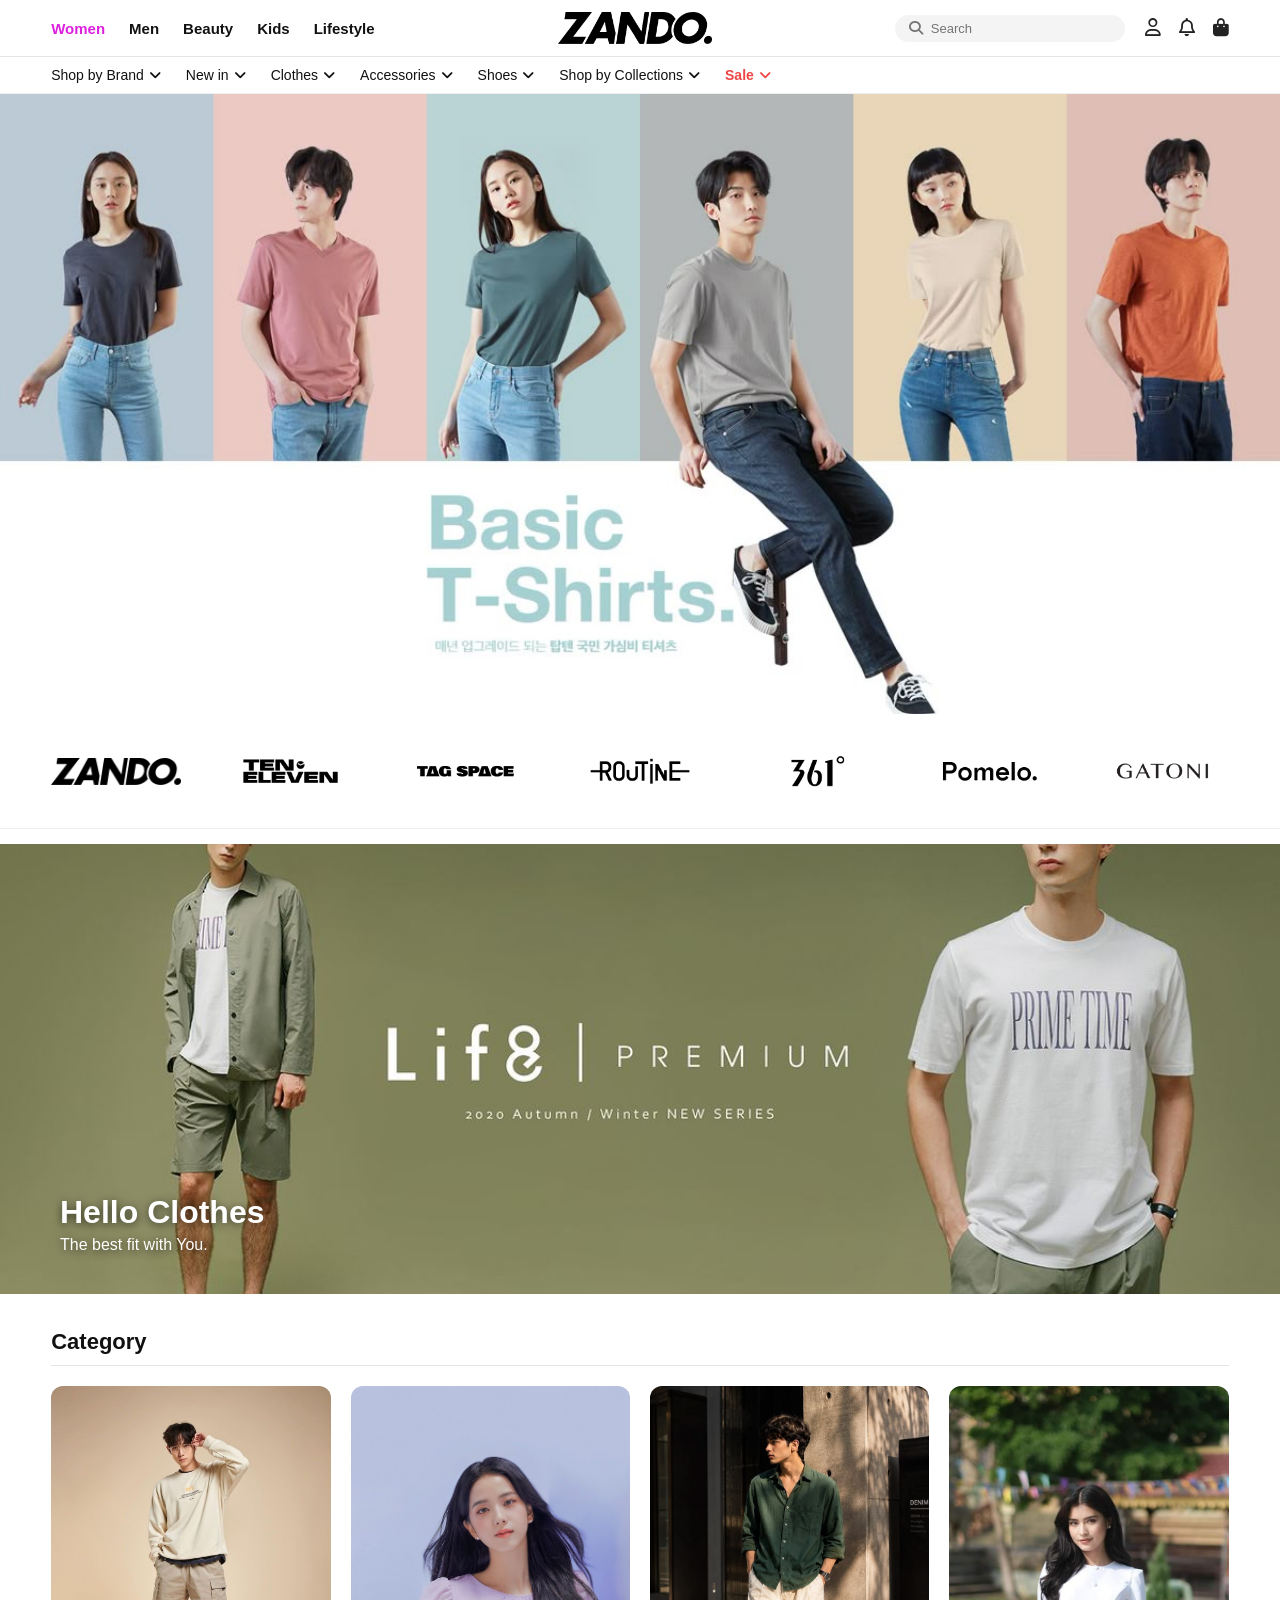
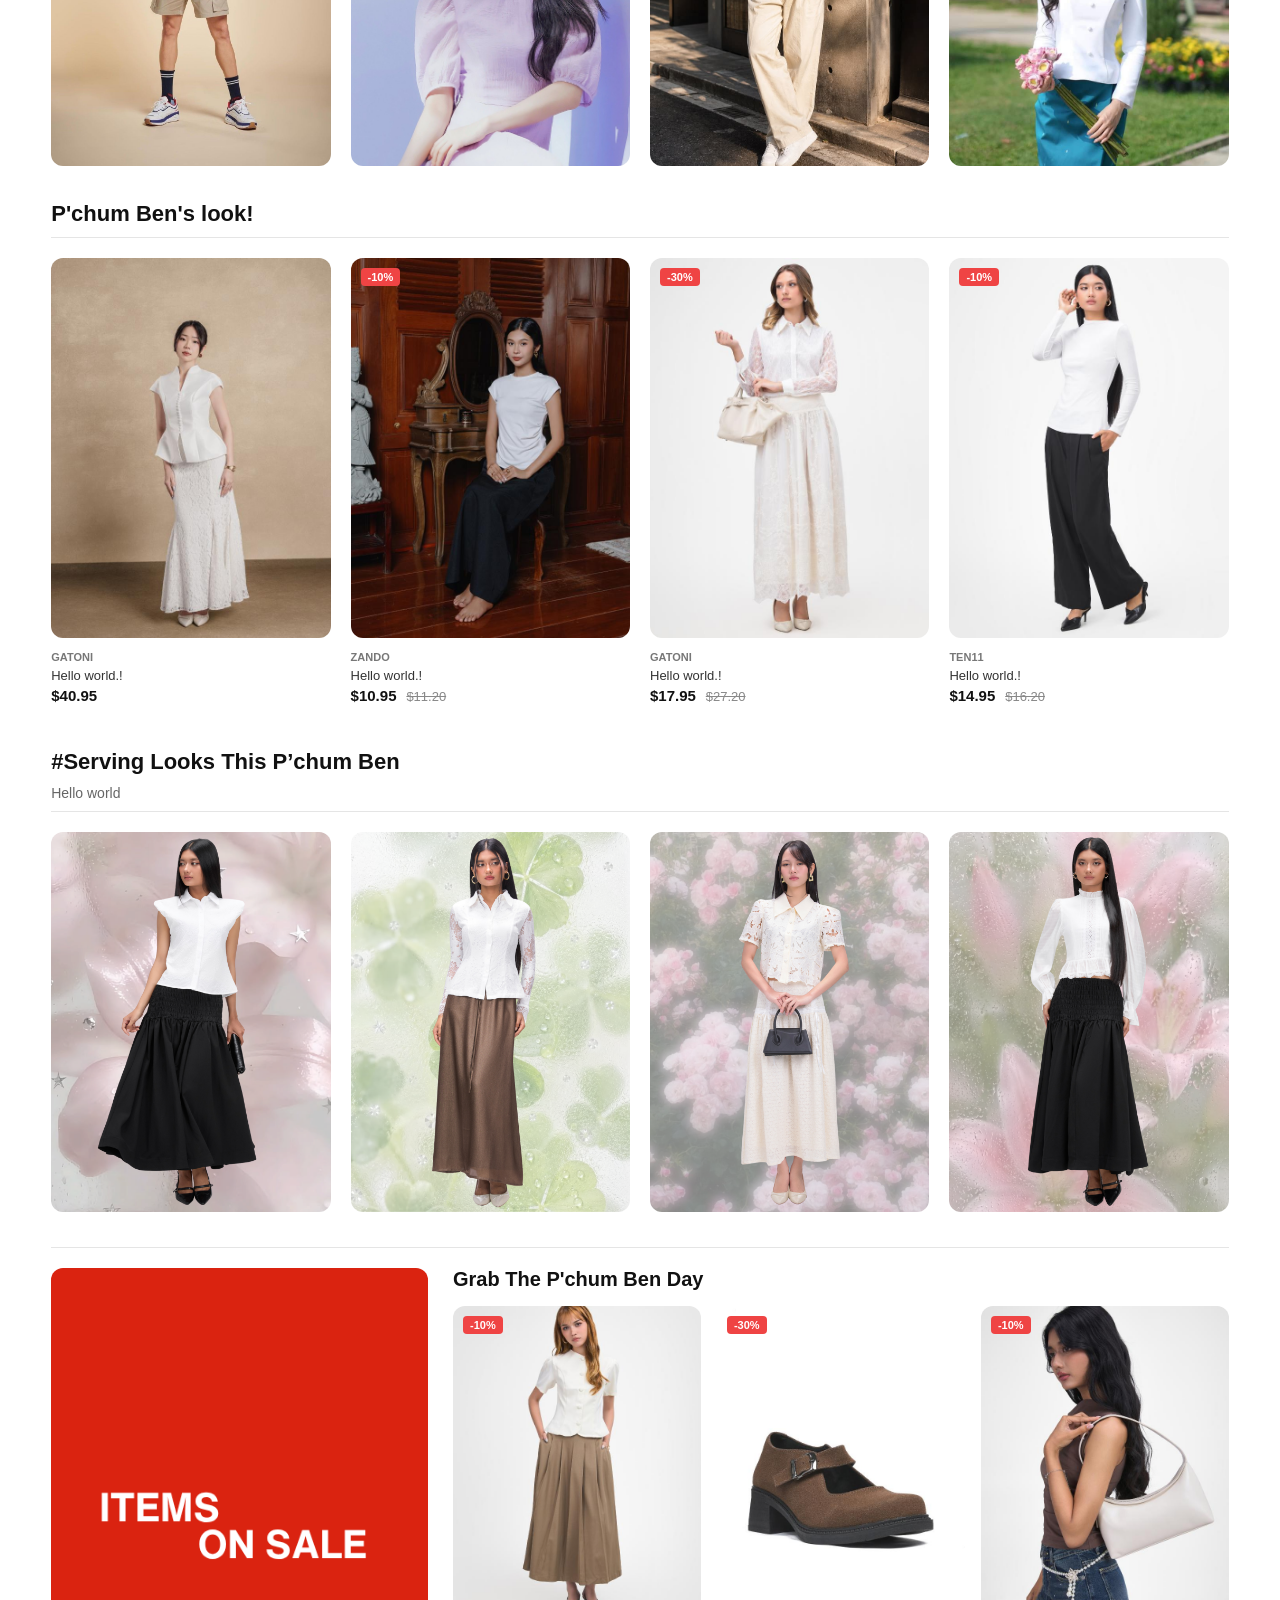
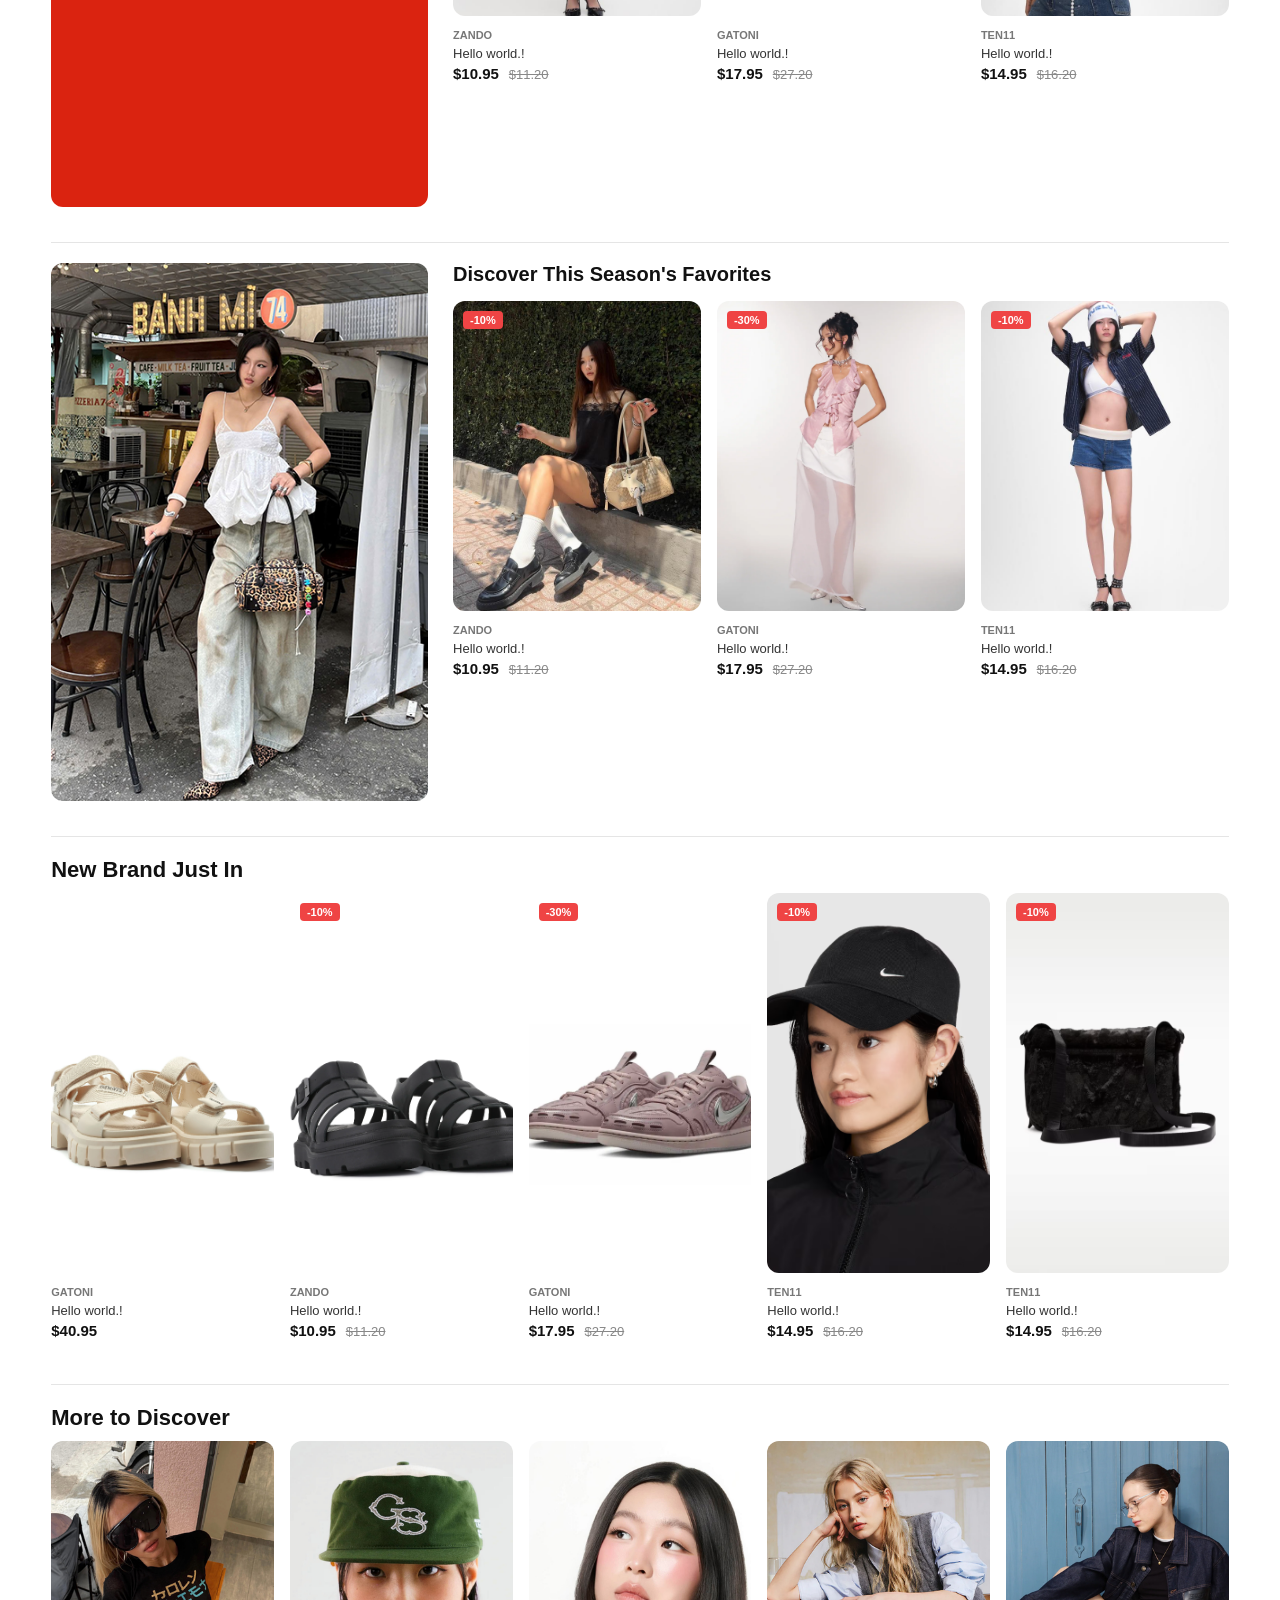
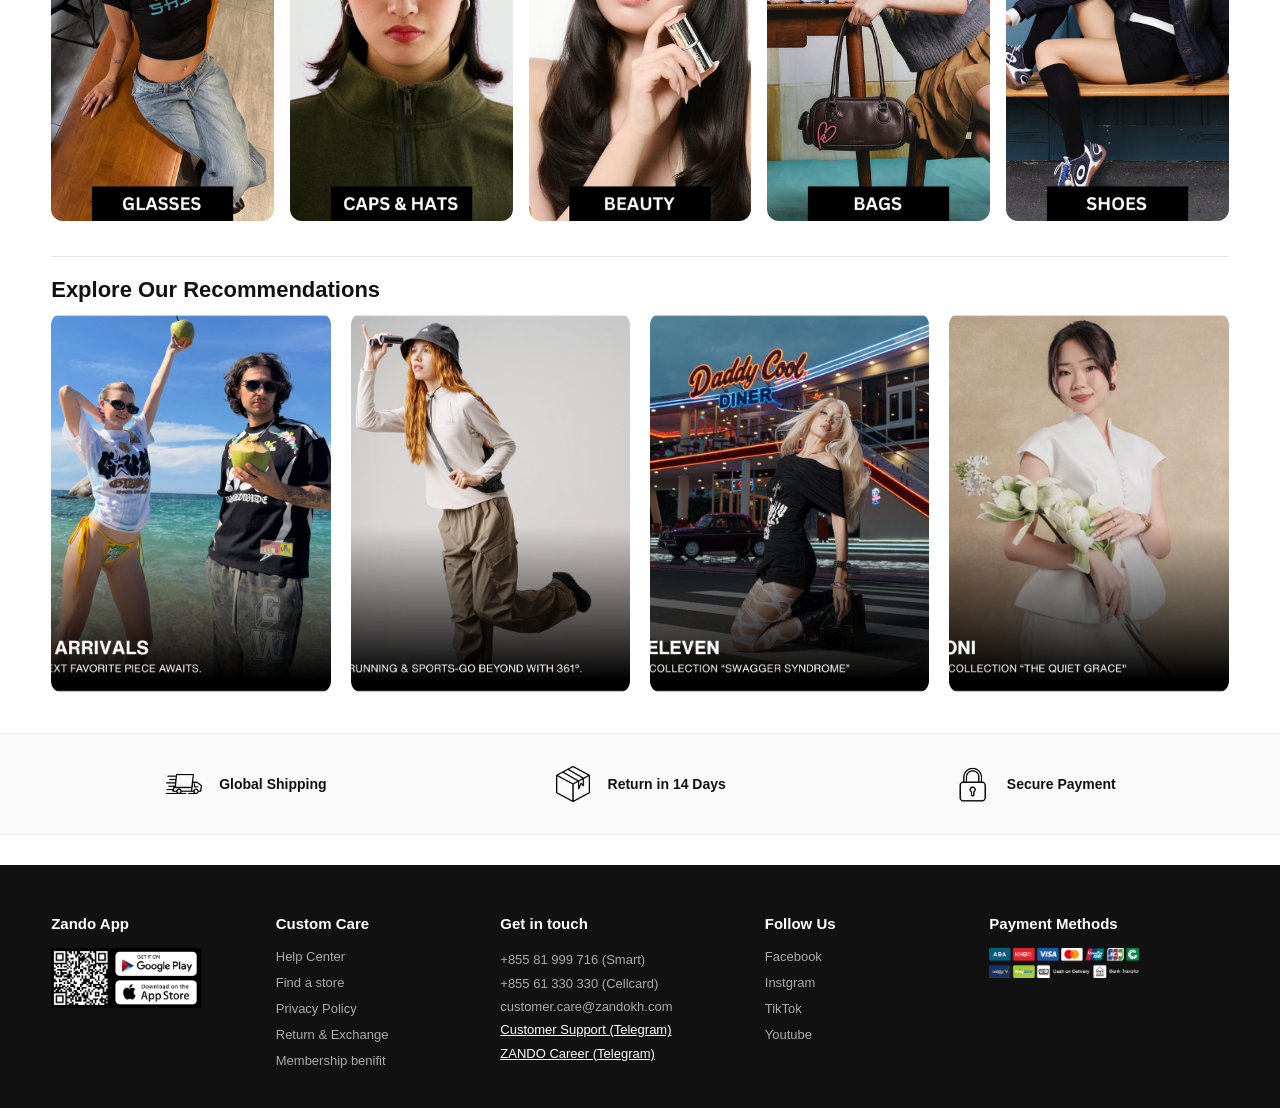
<file: Project-Zando/index.html>
<!doctype html>
<html lang="en">
<head>
    <meta charset="UTF-8" />
    <meta name="viewport" content="width=device-width, initial-scale=1.0" />
    <title>Zando Clone</title>
    <link rel="stylesheet" href="style.css" />
    <link rel="stylesheet" href="https://cdnjs.cloudflare.com/ajax/libs/font-awesome/6.5.2/css/all.min.css" />
</head>
<body>

    <!-- 1. MAIN HEADER -->
    <header class="header-full">
        <div class="header-container">
            <nav class="main-nav">
                <ul>
                    <li><a href="#" class="active">Women</a></li>
                    <li><a href="#">Men</a></li>
                    <li><a href="#">Beauty</a></li>
                    <li><a href="#">Kids</a></li>
                    <li><a href="#">Lifestyle</a></li>
                </ul>
            </nav>

            <div class="logo">
                <a href="#"><img src="./images/Logo/ZANDO-NEW-LOGO-2025.png" alt="Zando Logo" /></a>
            </div>

            <div class="header-right">
                <div class="search-box">
                    <i class="fa-solid fa-magnifying-glass"></i>
                    <input type="text" placeholder="Search" />
                </div>
                <div class="user-actions">
                    <a href="#"><i class="fa-regular fa-user"></i></a>
                    <a href="#"><i class="fa-regular fa-bell"></i></a>
                    <a href="#"><i class="fa-solid fa-bag-shopping"></i></a>
                </div>
            </div>
        </div>
    </header>

    <!-- 2. SUB-MENU NAVIGATION -->
    <nav class="sub-nav-wrapper">
        <div class="sub-nav-container">
            <ul class="sub-nav-links">
                <li><a href="#">Shop by Brand <i class="fa-solid fa-angle-down"></i></a></li>
                <li><a href="#">New in <i class="fa-solid fa-angle-down"></i></a></li>
                <li><a href="#">Clothes <i class="fa-solid fa-angle-down"></i></a></li>
                <li><a href="#">Accessories <i class="fa-solid fa-angle-down"></i></a></li>
                <li><a href="#">Shoes <i class="fa-solid fa-angle-down"></i></a></li>
                <li><a href="#">Shop by Collections <i class="fa-solid fa-angle-down"></i></a></li>
                <li><a href="#" class="sale-tag">Sale <i class="fa-solid fa-angle-down"></i></a></li>
            </ul>
        </div>
    </nav>

    <!-- 3. TOP BANNER -->
    <section class="banner-full">
        <img src="./images/Banner1.jpg" alt="Main Banner" />
    </section>

    <!-- 4. BRANDING LOGO STRIP -->
    <section class="branding-strip">
        <div class="branding-container">
            <img src="./images/Logo/ZANDO-NEW-LOGO-2025.png" alt="Zando" />
            <img src="./images/Logo/newTen11_Web (31).png" alt="Ten11" />
            <img src="./images/Logo/newTagSpace_Web (27).png" alt="Tag Space" />
            <img src="./images/Logo/newRoutine_Web (31).png" alt="Routine" />
            <img src="./images/Logo/new361_Web (29).png" alt="361" />
            <img src="./images/Logo/newPomelo_Web (32).png" alt="Pomelo" />
            <img src="./images/Logo/new Gatoni_Web (29).png" alt="Gatoni" />
        </div>
    </section>

    <!-- 5. SECOND BANNER WITH TEXT OVERLAY -->
    <section class="banner-overlay-section">
        <div class="img">
            <img src="./images/banner2.jpg" alt="Banner-02" />
        </div>
        <div class="text-banner2">
            <h2>Hello Clothes</h2>
            <p>The best fit with You.</p>
        </div>
    </section>

    <!-- 6. SHOP BY CATEGORY (4 Cards) -->
    <section class="section-wrapper">
        <h2 class="section-title">Category</h2>
        <hr class="section-divider" />
        <div class="grid-4-cols">
            <div class="category-card"><img src="./images/Category/image01.jpg" alt="Category 1" /></div>
            <div class="category-card"><img src="./images/Category/image02.jpg" alt="Category 2" /></div>
            <div class="category-card"><img src="./images/Category/image03.jpg" alt="Category 3" /></div>
            <div class="category-card"><img src="./images/Category/image04.jpg" alt="Category 4" /></div>
        </div>
    </section>

    <!-- 7. P'CHUM BEN'S LOOK! (4 Products) -->
    <section class="section-wrapper">
        <h2 class="section-title">P'chum Ben's look!</h2>
        <hr class="section-divider" />
        <div class="grid-4-cols">
            <!-- 01 -->
            <article class="product-card">
                <div class="product-img">
                    <img src="./images/Phcumben/01.jpg" alt="Gatoni" />
                </div>
                <div class="product-info">
                    <span class="brand">GATONI</span>
                    <p class="title">Hello world.!</p>
                    <p class="price"><b>$40.95</b></p>
                </div>
            </article>

            <!-- 02 -->
            <article class="product-card">
                <div class="product-img">
                    <img src="./images/Phcumben/02.jpg" alt="Zando" />
                    <span class="badge-discount">-10%</span>
                </div>
                <div class="product-info">
                    <span class="brand">Zando</span>
                    <p class="title">Hello world.!</p>
                    <p class="price"><b>$10.95</b> <del>$11.20</del></p>
                </div>
            </article>

            <!-- 03 -->
            <article class="product-card">
                <div class="product-img">
                    <img src="./images/Phcumben/03.jpg" alt="Gatoni" />
                    <span class="badge-discount">-30%</span>
                </div>
                <div class="product-info">
                    <span class="brand">GATONI</span>
                    <p class="title">Hello world.!</p>
                    <p class="price"><b>$17.95</b> <del>$27.20</del></p>
                </div>
            </article>

            <!-- 04 -->
            <article class="product-card">
                <div class="product-img">
                    <img src="./images/Phcumben/04.jpg" alt="Ten11" />
                    <span class="badge-discount">-10%</span>
                </div>
                <div class="product-info">
                    <span class="brand">TEN11</span>
                    <p class="title">Hello world.!</p>
                    <p class="price"><b>$14.95</b> <del>$16.20</del></p>
                </div>
            </article>
        </div>
    </section>

    <!-- 8. #SERVING LOOKS THIS P’CHUM BEN (4 Cards) -->
    <section class="section-wrapper">
        <h2 class="section-title">#Serving Looks This P’chum Ben</h2>
        <p class="section-subtext">Hello world</p>
        <hr class="section-divider" />
        <div class="grid-4-cols">
            <div class="category-card"><img src="./images/Phcumben/06.png" alt="Look 1" /></div>
            <div class="category-card"><img src="./images/Phcumben/07.png" alt="Look 2" /></div>
            <div class="category-card"><img src="./images/Phcumben/08.png" alt="Look 3" /></div>
            <div class="category-card"><img src="./images/Phcumben/09.png" alt="Look 4" /></div>
        </div>
    </section>

    <!-- 9. GRAB THE P’CHUM BEN DAY (Split Poster + 3 Products) -->
    <section class="section-wrapper">
        <hr class="section-divider" />
        <div class="promo-split-layout">
            <!-- Poster ខាងឆ្វេង (10.png) -->
            <div class="promo-poster">
                <img src="./images/Phcumben/10.png" alt="Promo Day" />
            </div>

            <div class="promo-content">
                <h2 class="section-title-inline">Grab The P'chum Ben Day</h2>
                <div class="grid-3-cols">
                    <!-- 11 -->
                    <article class="product-card">
                        <div class="product-img">
                            <img src="./images/Phcumben/11.jpg" alt="Zando" />
                            <span class="badge-discount">-10%</span>
                        </div>
                        <div class="product-info">
                            <span class="brand">Zando</span>
                            <p class="title">Hello world.!</p>
                            <p class="price"><b>$10.95</b> <del>$11.20</del></p>
                        </div>
                    </article>

                    <!-- 12 -->
                    <article class="product-card">
                        <div class="product-img">
                            <img src="./images/Phcumben/12.jpg" alt="Gatoni" />
                            <span class="badge-discount">-30%</span>
                        </div>
                        <div class="product-info">
                            <span class="brand">GATONI</span>
                            <p class="title">Hello world.!</p>
                            <p class="price"><b>$17.95</b> <del>$27.20</del></p>
                        </div>
                    </article>

                    <!-- 13 -->
                    <article class="product-card">
                        <div class="product-img">
                            <img src="./images/Phcumben/13.jpg" alt="Ten11" />
                            <span class="badge-discount">-10%</span>
                        </div>
                        <div class="product-info">
                            <span class="brand">TEN11</span>
                            <p class="title">Hello world.!</p>
                            <p class="price"><b>$14.95</b> <del>$16.20</del></p>
                        </div>
                    </article>
                </div>
            </div>
        </div>
    </section>

    <!-- 10. DISCOVER THIS SEASON'S FAVORITES (Split Poster + 3 Products) -->
    <section class="section-wrapper">
        <hr class="section-divider" />
        <div class="promo-split-layout">
            <div class="promo-poster">
                <img src="./images/Phcumben/15.jpg" alt="Favorites" />
            </div>

            <div class="promo-content">
                <h2 class="section-title-inline">Discover This Season's Favorites</h2>
                <div class="grid-3-cols">
                    <!-- 16 -->
                    <article class="product-card">
                        <div class="product-img">
                            <img src="./images/Phcumben/16.jpg" alt="Zando" />
                            <span class="badge-discount">-10%</span>
                        </div>
                        <div class="product-info">
                            <span class="brand">Zando</span>
                            <p class="title">Hello world.!</p>
                            <p class="price"><b>$10.95</b> <del>$11.20</del></p>
                        </div>
                    </article>

                    <!-- 17 -->
                    <article class="product-card">
                        <div class="product-img">
                            <img src="./images/Phcumben/17.png" alt="Gatoni" />
                            <span class="badge-discount">-30%</span>
                        </div>
                        <div class="product-info">
                            <span class="brand">GATONI</span>
                            <p class="title">Hello world.!</p>
                            <p class="price"><b>$17.95</b> <del>$27.20</del></p>
                        </div>
                    </article>

                    <!-- 18 -->
                    <article class="product-card">
                        <div class="product-img">
                            <img src="./images/Phcumben/18.jpg" alt="Ten11" />
                            <span class="badge-discount">-10%</span>
                        </div>
                        <div class="product-info">
                            <span class="brand">TEN11</span>
                            <p class="title">Hello world.!</p>
                            <p class="price"><b>$14.95</b> <del>$16.20</del></p>
                        </div>
                    </article>
                </div>
            </div>
        </div>
    </section>

    <!-- 11. NEW BRAND JUST IN (5 Products) -->
    <section class="section-wrapper">
        <hr class="section-divider" />
        <h2 class="section-title">New Brand Just In</h2>
        <div class="grid-5-cols">
            <!-- 20 -->
            <article class="product-card">
                <div class="product-img"><img src="./images/Phcumben/20.png" alt="Gatoni" /></div>
                <div class="product-info">
                    <span class="brand">GATONI</span>
                    <p class="title">Hello world.!</p>
                    <p class="price"><b>$40.95</b></p>
                </div>
            </article>

            <!-- 21 -->
            <article class="product-card">
                <div class="product-img">
                    <img src="./images/Phcumben/21.png" alt="Zando" />
                    <span class="badge-discount">-10%</span>
                </div>
                <div class="product-info">
                    <span class="brand">Zando</span>
                    <p class="title">Hello world.!</p>
                    <p class="price"><b>$10.95</b> <del>$11.20</del></p>
                </div>
            </article>

            <!-- 22 -->
            <article class="product-card">
                <div class="product-img">
                    <img src="./images/Phcumben/22.png" alt="Gatoni" />
                    <span class="badge-discount">-30%</span>
                </div>
                <div class="product-info">
                    <span class="brand">GATONI</span>
                    <p class="title">Hello world.!</p>
                    <p class="price"><b>$17.95</b> <del>$27.20</del></p>
                </div>
            </article>

            <!-- 23 -->
            <article class="product-card">
                <div class="product-img">
                    <img src="./images/Phcumben/23.png" alt="Ten11" />
                    <span class="badge-discount">-10%</span>
                </div>
                <div class="product-info">
                    <span class="brand">TEN11</span>
                    <p class="title">Hello world.!</p>
                    <p class="price"><b>$14.95</b> <del>$16.20</del></p>
                </div>
            </article>

            <!-- 24 -->
            <article class="product-card">
                <div class="product-img">
                    <img src="./images/Phcumben/24.png" alt="Ten11" />
                    <span class="badge-discount">-10%</span>
                </div>
                <div class="product-info">
                    <span class="brand">TEN11</span>
                    <p class="title">Hello world.!</p>
                    <p class="price"><b>$14.95</b> <del>$16.20</del></p>
                </div>
            </article>
        </div>
    </section>

    <!-- 12. MORE TO DISCOVER (5 Image Cards) -->
    <section class="section-wrapper">
        <hr class="section-divider" />
        <h2 class="section-title">More to Discover</h2>
        <div class="grid-5-cols">
            <div class="category-card"><img src="./images/Phcumben/25.png" alt="Discover 25" /></div>
            <div class="category-card"><img src="./images/Phcumben/26.png" alt="Discover 26" /></div>
            <div class="category-card"><img src="./images/Phcumben/27.png" alt="Discover 27" /></div>
            <div class="category-card"><img src="./images/Phcumben/28.png" alt="Discover 28" /></div>
            <div class="category-card"><img src="./images/Phcumben/29.png" alt="Discover 29" /></div>
        </div>
    </section>

    <!-- 13. EXPLORE OUR RECOMMENDATIONS (4 Image Cards) -->
    <section class="section-wrapper">
        <hr class="section-divider" />
        <h2 class="section-title">Explore Our Recommendations</h2>
        <div class="grid-4-cols">
            <div class="category-card"><img src="./images/Phcumben/30.png" alt="Recommendation 30" /></div>
            <div class="category-card"><img src="./images/Phcumben/31.png" alt="Recommendation 31" /></div>
            <div class="category-card"><img src="./images/Phcumben/32.png" alt="Recommendation 32" /></div>
            <div class="category-card"><img src="./images/Phcumben/33.png" alt="Recommendation 33" /></div>
        </div>
    </section>

    <!-- 14. DELIVERY ICONS -->
    <section class="delivery-strip">
        <div class="delivery-container">
            <div class="delivery-item">
                <img src="./images/delivery-icon/shipping.png" alt="Shipping" />
                <h3>Global Shipping</h3>
            </div>
            <div class="delivery-item">
                <img src="./images/delivery-icon/return.png" alt="Return" />
                <h3>Return in <b>14 Days</b></h3>
            </div>
            <div class="delivery-item">
                <img src="./images/delivery-icon/secure-payment.png" alt="Payment" />
                <h3>Secure Payment</h3>
            </div>
        </div>
    </section>

    <!-- 15. FOOTER -->
    <footer class="footer-full">
        <div class="footer-container">
            <div class="footer-col">
                <h4>Zando App</h4>
                <img src="./images/footer/app-store.png" class="badge-app" alt="App Store" />
            </div>

            <div class="footer-col">
                <h4>Custom Care</h4>
                <ul class="footer-links">
                    <li><a href="#">Help Center</a></li>
                    <li><a href="#">Find a store</a></li>
                    <li><a href="#">Privacy Policy</a></li>
                    <li><a href="#">Return & Exchange</a></li>
                    <li><a href="#">Membership benifit</a></li>
                </ul>
            </div>

            <div class="footer-col">
                <h4>Get in touch</h4>
                <p>+855 81 999 716 (Smart)</p>
                <p>+855 61 330 330 (Cellcard)</p>
                <p>customer.care@zandokh.com</p>
                <p><a href="#">Customer Support (Telegram)</a></p>
                <p><a href="#">ZANDO Career (Telegram)</a></p>
            </div>

            <div class="footer-col">
                <h4>Follow Us</h4>
                <ul class="footer-links">
                    <li><a href="#">Facebook</a></li>
                    <li><a href="#">Instgram</a></li>
                    <li><a href="#">TikTok</a></li>
                    <li><a href="#">Youtube</a></li>
                </ul>
            </div>

            <div class="footer-col">
                <h4>Payment Methods</h4>
                <img src="./images/footer/we-accept-payment–for-web-footer-zando–3.png" class="badge-payment" alt="Payment Methods" />
            </div>
        </div>
    </footer>

</body>
</html>
</file>
<file: Project-Zando/style.css>
/* ===================================================
   1. GLOBAL RESET
=================================================== */
* {
    margin: 0;
    padding: 0;
    box-sizing: border-box;
}

body {
    font-family: Arial, Helvetica, sans-serif;
    font-size: 14px;
    color: #111111;
    background-color: #ffffff;
}

img {
    max-width: 100%;
    display: block;
}

a {
    text-decoration: none;
    color: inherit;
}

/* ===================================================
   2. HEADER & SUB-MENU
=================================================== */
.header-full {
    width: 100%;
    background-color: #ffffff;
    border-bottom: 1px solid #e5e5e5;
    position: sticky;
    top: 0;
    z-index: 1000;
}

.header-container {
    width: 92%;
    max-width: 1440px;
    margin: 0 auto;
    display: flex;
    justify-content: space-between;
    align-items: center;
    padding: 12px 0;
}

.main-nav ul {
    display: flex;
    align-items: center;
    gap: 24px;
    list-style: none;
}

.main-nav ul li a {
    font-size: 15px;
    font-weight: 600;
    color: #111;
    transition: color 0.2s ease;
}

.main-nav ul li a:hover,
.main-nav ul li a.active {
    color: #dd20e0;
}

.logo img {
    height: 32px;
    width: auto;
}

.header-right {
    display: flex;
    align-items: center;
    gap: 20px;
}

.search-box {
    display: flex;
    align-items: center;
    background-color: #f4f4f4;
    padding: 6px 14px;
    border-radius: 20px;
}

.search-box i {
    color: #777;
    margin-right: 8px;
}

.search-box input {
    border: none;
    background: transparent;
    outline: none;
    font-size: 13px;
    width: 180px;
}

.user-actions {
    display: flex;
    align-items: center;
    gap: 18px;
}

.user-actions a {
    font-size: 18px;
    color: #222;
}

/* Sub-Menu */
.sub-nav-wrapper {
    width: 100%;
    border-bottom: 1px solid #f0f0f0;
    background-color: #ffffff;
}

.sub-nav-container {
    width: 92%;
    max-width: 1440px;
    margin: 0 auto;
}

.sub-nav-links {
    display: flex;
    align-items: center;
    gap: 25px;
    list-style: none;
    padding: 10px 0;
}

.sub-nav-links li a {
    font-size: 14px;
    color: #111;
    display: flex;
    align-items: center;
    gap: 5px;
}

.sub-nav-links li a:hover {
    color: #dd20e0;
}

.sub-nav-links li a.sale-tag {
    color: #ef4444;
    font-weight: bold;
}

/* ===================================================
   3. BANNERS & BRANDING
=================================================== */
.banner-full img {
    width: 100%;
    height: auto;
}

.branding-strip {
    background-color: #ffffff;
    padding: 25px 0;
    border-bottom: 1px solid #eeeeee;
}

.branding-container {
    width: 92%;
    max-width: 1440px;
    margin: 0 auto;
    display: flex;
    justify-content: space-between;
    align-items: center;
    flex-wrap: wrap;
    gap: 15px;
}

.branding-container img {
    width: 11%;
    min-width: 90px;
    object-fit: contain;
}

/* Banner 2 With Overlay */
.banner-overlay-section {
    position: relative;
    width: 100%;
    margin-top: 15px;
}

.banner-overlay-section .img img {
    width: 100%;
    height: 450px;
    object-fit: cover;
}

.text-banner2 {
    position: absolute;
    bottom: 40px;
    left: 60px;
    color: #ffffff;
    text-shadow: 0 2px 8px rgba(0, 0, 0, 0.6);
}

.text-banner2 h2 {
    font-size: 32px;
}

.text-banner2 p {
    font-size: 16px;
    margin-top: 5px;
}

/* ===================================================
   4. COMMON SECTION LAYOUTS & HEADERS
=================================================== */
.section-wrapper {
    width: 92%;
    max-width: 1440px;
    margin: 35px auto;
}

.section-title {
    font-size: 22px;
    font-weight: 700;
    margin-bottom: 10px;
}

.section-subtext {
    color: #666;
    margin-bottom: 10px;
}

.section-divider {
    border: none;
    border-top: 1px solid #e5e5e5;
    margin-bottom: 20px;
}

/* ===================================================
   5. CSS GRIDS (4 Cols, 5 Cols, 3 Cols)
=================================================== */

/* ៤ ជួរស្មើគ្នា (Category, P'chum Ben, Recommendations) */
.grid-4-cols {
    display: grid;
    grid-template-columns: repeat(4, 1fr);
    gap: 20px;
}

/* ៥ ជួរស្មើគ្នា (New Brand Just In, More to Discover) */
.grid-5-cols {
    display: grid;
    grid-template-columns: repeat(5, 1fr);
    gap: 16px;
}

/* ៣ ជួរស្មើគ្នា (ខាងស្តាំ Promo Poster) */
.grid-3-cols {
    display: grid;
    grid-template-columns: repeat(3, 1fr);
    gap: 16px;
}

/* Category & Discover Picture Cards */
.category-card {
    border-radius: 12px;
    overflow: hidden;
    height: 380px;
    cursor: pointer;
}

.category-card img {
    width: 100%;
    height: 100%;
    object-fit: cover;
    transition: transform 0.3s ease;
}

.category-card:hover img {
    transform: scale(1.03);
}

/* ===================================================
   6. PRODUCT CARD STYLING
=================================================== */
.product-card {
    display: flex;
    flex-direction: column;
}

.product-img {
    position: relative;
    width: 100%;
    height: 380px;
    border-radius: 12px;
    overflow: hidden;
    background-color: #f7f7f7;
}

.product-img img {
    width: 100%;
    height: 100%;
    object-fit: cover;
    transition: transform 0.3s ease;
}

.product-card:hover .product-img img {
    transform: scale(1.04);
}

.badge-discount {
    position: absolute;
    top: 10px;
    left: 10px;
    background-color: #ef4444;
    color: #ffffff;
    font-size: 11px;
    font-weight: bold;
    padding: 3px 7px;
    border-radius: 4px;
}

.product-info {
    padding: 10px 0;
}

.product-info .brand {
    font-size: 11px;
    font-weight: 700;
    color: #777;
    text-transform: uppercase;
}

.product-info .title {
    font-size: 13px;
    color: #333;
    margin: 4px 0;
}

.product-info .price {
    font-size: 14px;
    color: #111;
}

.product-info .price b {
    font-size: 15px;
}

.product-info .price del {
    color: #888;
    font-size: 13px;
    margin-left: 6px;
}

/* ===================================================
   7. SPLIT PROMO LAYOUT (Poster ឆ្វេង + 3 Products ស្តាំ)
=================================================== */
.promo-split-layout {
    display: flex;
    gap: 25px;
    align-items: stretch;
}

.promo-poster {
    flex: 0 0 32%;
    border-radius: 12px;
    overflow: hidden;
}

.promo-poster img {
    width: 100%;
    height: 100%;
    object-fit: cover;
}

.promo-content {
    flex: 1;
    display: flex;
    flex-direction: column;
}

.section-title-inline {
    font-size: 20px;
    font-weight: 700;
    margin-bottom: 15px;
}

.promo-content .product-img {
    height: 310px; /* កម្ពស់កាតទំនិញ ៣ ស្តាំសមនឹង Poster ឆ្វេង */
}

/* ===================================================
   8. VALUE PROPOSITIONS (SHIPPING & PAYMENT)
=================================================== */
.delivery-strip {
    background-color: #fafafa;
    border-top: 1px solid #ededed;
    border-bottom: 1px solid #ededed;
    padding: 30px 0;
    margin-top: 40px;
}

.delivery-container {
    width: 92%;
    max-width: 1440px;
    margin: 0 auto;
    display: flex;
    justify-content: space-around;
    align-items: center;
}

.delivery-item {
    display: flex;
    align-items: center;
    gap: 15px;
}

.delivery-item img {
    width: 40px;
    height: auto;
}

.delivery-item h3 {
    font-size: 14px;
    font-weight: 600;
}

/* ===================================================
   9. FOOTER SECTION
=================================================== */
.footer-full {
    background-color: #111111;
    color: #ffffff;
    padding: 50px 0 30px;
    margin-top: 30px;
}

.footer-container {
    width: 92%;
    max-width: 1440px;
    margin: 0 auto;
    display: grid;
    grid-template-columns: 1fr 1fr 1.2fr 1fr 1.2fr;
    gap: 25px;
}

.footer-col h4 {
    font-size: 15px;
    margin-bottom: 16px;
    color: #ffffff;
}

.footer-col p {
    color: #aaaaaa;
    font-size: 13px;
    line-height: 1.8;
}

.footer-col p a {
    color: #ffffff;
    text-decoration: underline;
}

.footer-links {
    list-style: none;
}

.footer-links li {
    margin-bottom: 10px;
}

.footer-links li a {
    color: #aaaaaa;
    font-size: 13px;
    transition: color 0.2s ease;
}

.footer-links li a:hover {
    color: #ffffff;
}

.badge-app,
.badge-payment {
    margin-top: 12px;
    width: 150px;
}

/* ===================================================
   10. RESPONSIVE FOR TABLET & MOBILE
=================================================== */
@media (max-width: 1024px) {
    .grid-4-cols,
    .grid-5-cols {
        grid-template-columns: repeat(3, 1fr);
    }
    .promo-split-layout {
        flex-direction: column;
    }
    .footer-container {
        grid-template-columns: repeat(2, 1fr);
    }
}

@media (max-width: 768px) {
    .main-nav,
    .sub-nav-wrapper {
        display: none;
    }
    .grid-4-cols,
    .grid-5-cols,
    .grid-3-cols {
        grid-template-columns: repeat(2, 1fr);
        gap: 10px;
    }
    .product-img,
    .category-card {
        height: 250px;
    }
    .delivery-container {
        flex-direction: column;
        gap: 20px;
        align-items: flex-start;
    }
    .footer-container {
        grid-template-columns: 1fr;
    }
}
</file>
